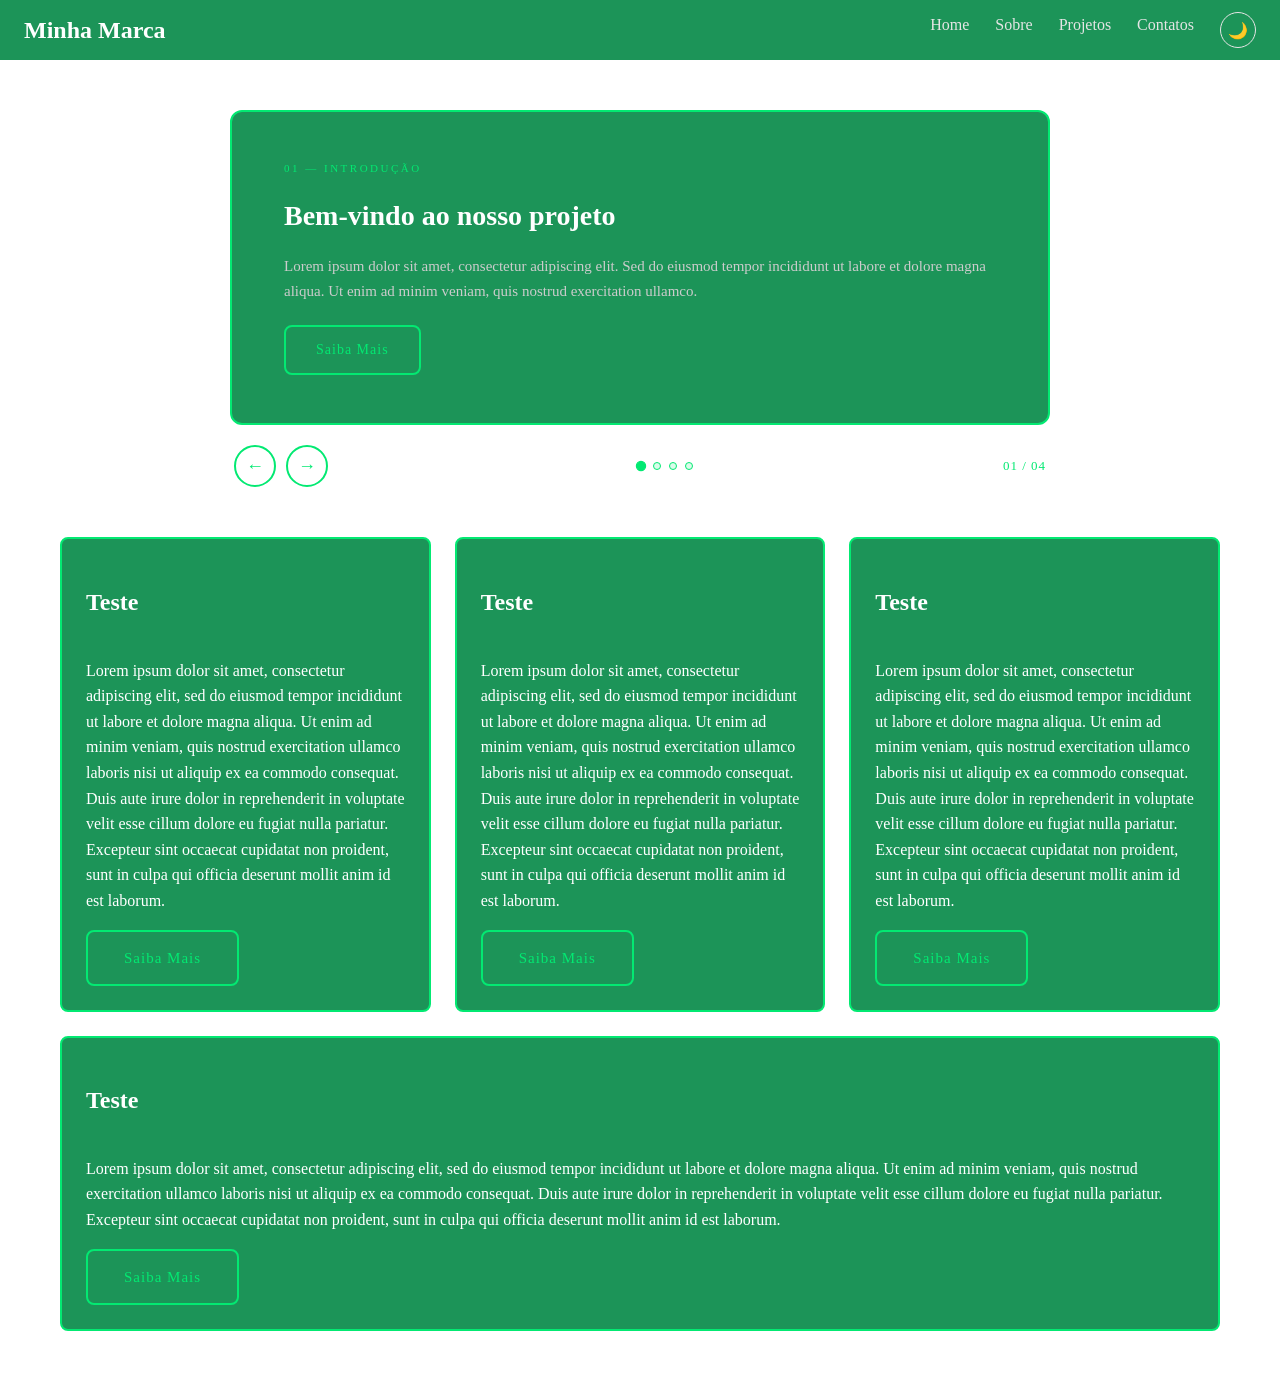
<file: trabalho/index.html>
<!DOCTYPE html>
<html lang="pt-BR">
<head>
  <meta charset="UTF-8">
  <meta name="viewport" content="width=device-width, initial-scale=1.0">
  <title>Meu Site</title>
  <link rel="stylesheet" href="style.css">
</head>
<body>

  <div id="loading">
    <div class="loading-spinner"></div>
    <p class="loading-texto">Carregando...</p>
  </div>

  <nav class="navbar">
    <div class="nav-logo">Minha Marca</div>
    <ul class="nav-links">
      <li><a href="#home">Home</a></li>
      <li><a href="sobre.html">Sobre</a></li>
      <li><a href="receitas.html">Projetos</a></li>
      <li><a href="contato.html" >Contatos</a></li>
      <li><button class="theme-toggle" onclick="toggleTheme()" aria-label="Alternar tema">
  <span class="theme-toggle-icon">🌙</span>
</button></li>
    </ul>
  </nav>

  <div class="carrossel-wrapper">
    <div class="carrossel">
      <div class="carrossel-track" id="track">

        <div class="slide">
          <span class="slide-tag">01 — Introdução</span>
          <h2 class="slide-title">Bem-vindo ao nosso projeto</h2>
          <p class="slide-text">Lorem ipsum dolor sit amet, consectetur adipiscing elit. Sed do eiusmod tempor incididunt ut labore et dolore magna aliqua. Ut enim ad minim veniam, quis nostrud exercitation ullamco.</p>
          <a href="#" class="slide-link"><span>Saiba Mais</span></a>
        </div>

        <div class="slide">
          <span class="slide-tag">02 — Sobre</span>
          <h2 class="slide-title">Conheça nossa história</h2>
          <p class="slide-text">Duis aute irure dolor in reprehenderit in voluptate velit esse cillum dolore eu fugiat nulla pariatur. Excepteur sint occaecat cupidatat non proident, sunt in culpa qui officia deserunt.</p>
          <a href="#" class="slide-link"><span>Saiba Mais</span></a>
        </div>

        <div class="slide">
          <span class="slide-tag">03 — Serviços</span>
          <h2 class="slide-title">O que oferecemos</h2>
          <p class="slide-text">Ut enim ad minima veniam, quis nostrum exercitationem ullam corporis suscipit laboriosam. Nisi ut aliquid ex ea commodi consequatur quis autem vel eum iure reprehenderit.</p>
          <a href="#" class="slide-link"><span>Saiba Mais</span></a>
        </div>

        <div class="slide">
          <span class="slide-tag">04 — Contato</span>
          <h2 class="slide-title">Fale conosco</h2>
          <p class="slide-text">Nam libero tempore cum soluta nobis eligendi optio cumque nihil impedit quo minus id quod maxime placeat facere possimus omnis voluptas assumenda est omnis dolor repellendus.</p>
          <a href="#" class="slide-link"><span>Saiba Mais</span></a>
        </div>

      </div>
    </div>

    <div class="carrossel-controles">
      <div class="carrossel-setas">
        <button class="seta" id="prev" aria-label="Anterior">&#8592;</button>
        <button class="seta" id="next" aria-label="Próximo">&#8594;</button>
      </div>
      <div class="indicadores" id="dots"></div>
      <span class="contador" id="contador">01 / 04</span>
    </div>
  </div>

  <main class="container">

    <article class="caixa">
      <h2>Teste</h2>
      <p>Lorem ipsum dolor sit amet, consectetur adipiscing elit,
        sed do eiusmod tempor incididunt ut labore et dolore magna aliqua.
        Ut enim ad minim veniam, quis nostrud exercitation ullamco laboris nisi ut aliquip ex ea commodo consequat.
        Duis aute irure dolor in reprehenderit in voluptate velit esse cillum dolore eu fugiat nulla pariatur.
        Excepteur sint occaecat cupidatat non proident, sunt in culpa qui officia deserunt mollit anim id est laborum.</p>
      <a href="#" class="caixa-botao"><span>Saiba Mais</span></a>
    </article>

    <article class="caixa">
      <h2>Teste</h2>
      <p>Lorem ipsum dolor sit amet, consectetur adipiscing elit,
        sed do eiusmod tempor incididunt ut labore et dolore magna aliqua.
        Ut enim ad minim veniam, quis nostrud exercitation ullamco laboris nisi ut aliquip ex ea commodo consequat.
        Duis aute irure dolor in reprehenderit in voluptate velit esse cillum dolore eu fugiat nulla pariatur.
        Excepteur sint occaecat cupidatat non proident, sunt in culpa qui officia deserunt mollit anim id est laborum.</p>
      <a href="#" class="caixa-botao"><span>Saiba Mais</span></a>
    </article>

    <article class="caixa">
      <h2>Teste</h2>
      <p>Lorem ipsum dolor sit amet, consectetur adipiscing elit,
        sed do eiusmod tempor incididunt ut labore et dolore magna aliqua.
        Ut enim ad minim veniam, quis nostrud exercitation ullamco laboris nisi ut aliquip ex ea commodo consequat.
        Duis aute irure dolor in reprehenderit in voluptate velit esse cillum dolore eu fugiat nulla pariatur.
        Excepteur sint occaecat cupidatat non proident, sunt in culpa qui officia deserunt mollit anim id est laborum.</p>
      <a href="#" class="caixa-botao"><span>Saiba Mais</span></a>
    </article>

    <article class="caixa">
      <h2>Teste</h2>
      <p>Lorem ipsum dolor sit amet, consectetur adipiscing elit,
        sed do eiusmod tempor incididunt ut labore et dolore magna aliqua.
        Ut enim ad minim veniam, quis nostrud exercitation ullamco laboris nisi ut aliquip ex ea commodo consequat.
        Duis aute irure dolor in reprehenderit in voluptate velit esse cillum dolore eu fugiat nulla pariatur.
        Excepteur sint occaecat cupidatat non proident, sunt in culpa qui officia deserunt mollit anim id est laborum.</p>
      <a href="#" class="caixa-botao"><span>Saiba Mais</span></a>
    </article>

  </main>

  <script src="script.js"></script>

</body>
</html>
</file>
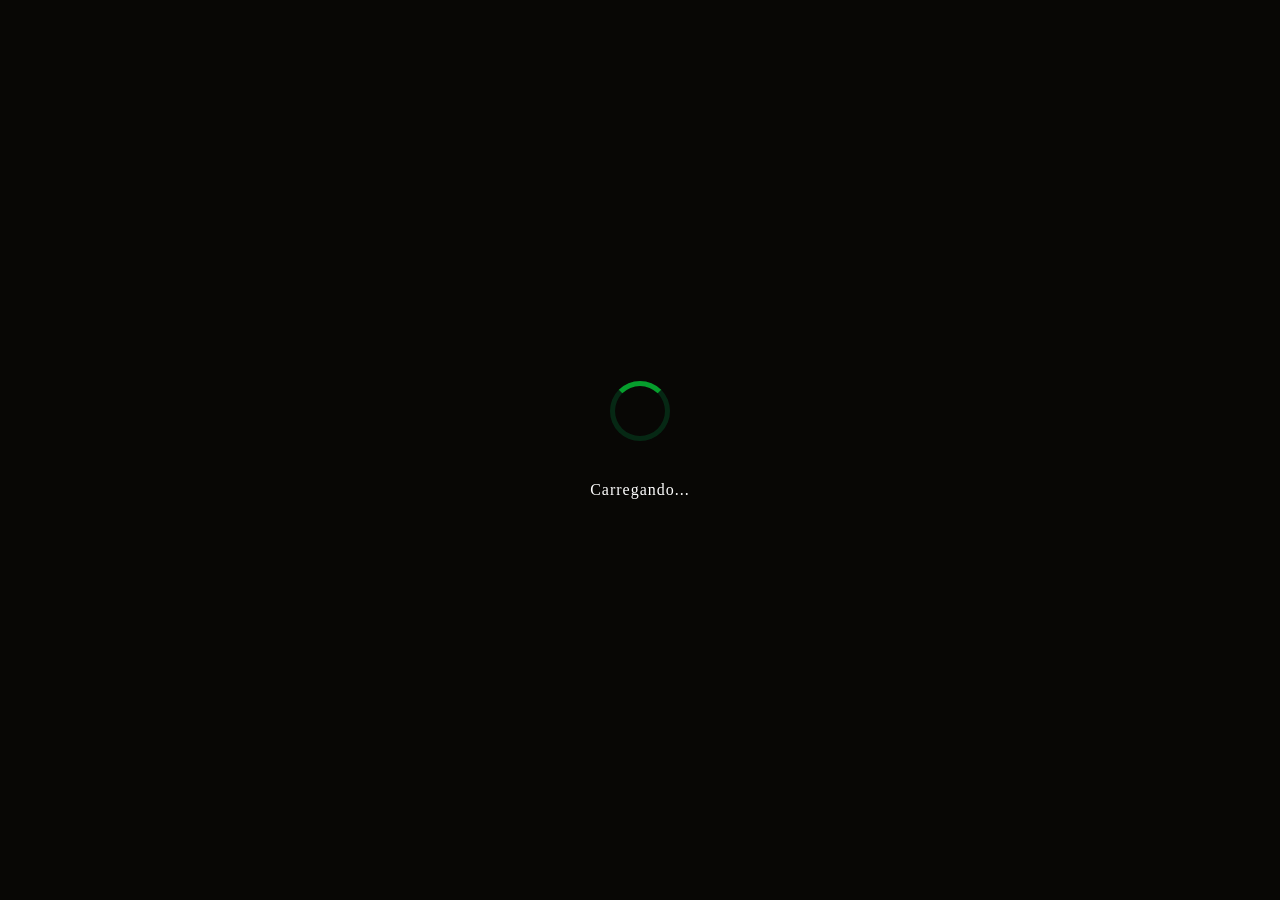
<file: trabalho/contato.html>
<!DOCTYPE html>
<html lang="pt-BR">
<head>
  <meta charset="UTF-8">
  <meta name="viewport" content="width=device-width, initial-scale=1.0">
  <title>Contato</title>
  <link rel="stylesheet" href="style.css">
  
</head>
<body>

  <div id="loading">
    <div class="loading-spinner"></div>
    <p class="loading-texto">Carregando...</p>
  </div>

  <nav class="navbar">
    <div class="nav-logo">Minha Marca</div>
    <ul class="nav-links">
      <li><a href="index.html">Home</a></li>
      <li><a href="sobre.html">Sobre</a></li>
      <li><a href="receitas.html">Projetos</a></li>
      <li><a href="contato.html">Contatos</a></li>
      <li>
        <button class="theme-toggle" onclick="toggleTheme()" aria-label="Alternar tema">
          <span class="theme-toggle-icon">🌙</span>
        </button>
      </li>
    </ul>
  </nav>

  <section class="contato-hero">
    <h1>Contato</h1>
    <p>Tem um projeto em mente ou quer bater um papo? Me manda uma mensagem!</p>
  </section>

  <div class="contato-wrapper">

    <!-- Info lateral -->
    <div class="contato-info">
      <div class="info-item">
        <div class="info-icone">📧</div>
        <div class="info-texto">
          <span>E-mail</span>
          <p>seuemail@email.com</p>
        </div>
      </div>
      <div class="info-item">
        <div class="info-icone">📍</div>
        <div class="info-texto">
          <span>Localização</span>
          <p>Rio Grande do Sul, Brasil</p>
        </div>
      </div>
      <div class="info-item">
        <div class="info-icone">💼</div>
        <div class="info-texto">
          <span>LinkedIn</span>
          <p>linkedin.com/in/seuperfil</p>
        </div>
      </div>
      <div class="info-item">
        <div class="info-icone">🐙</div>
        <div class="info-texto">
          <span>GitHub</span>
          <p>github.com/seuusuario</p>
        </div>
      </div>
    </div>

    <!-- Formulário -->
    <div class="contato-form">
      <div class="form-linha">
        <div class="form-grupo">
          <label for="nome">Nome</label>
          <input type="text" id="nome" placeholder="Seu nome">
        </div>
        <div class="form-grupo">
          <label for="email">E-mail</label>
          <input type="email" id="email" placeholder="seu@email.com">
        </div>
      </div>
      <div class="form-grupo">
        <label for="assunto">Assunto</label>
        <input type="text" id="assunto" placeholder="Sobre o que é?">
      </div>
      <div class="form-grupo">
        <label for="mensagem">Mensagem</label>
        <textarea id="mensagem" rows="6" placeholder="Escreva sua mensagem aqui..."></textarea>
      </div>
      <button class="btn-enviar" onclick="enviarMensagem()">
        <span>Enviar mensagem</span>
      </button>
      <div class="form-feedback" id="feedback">
        ✓ Mensagem enviada com sucesso! Entrarei em contato em breve.
      </div>
    </div>

  </div>

  <script src="script.js"></script>
  <script>
    function enviarMensagem() {
      const nome = document.getElementById('nome').value.trim();
      const email = document.getElementById('email').value.trim();
      const mensagem = document.getElementById('mensagem').value.trim();

      if (!nome || !email || !mensagem) {
        alert('Por favor, preencha nome, e-mail e mensagem.');
        return;
      }

      const feedback = document.getElementById('feedback');
      feedback.style.display = 'block';

      // Limpa os campos após envio
      document.getElementById('nome').value = '';
      document.getElementById('email').value = '';
      document.getElementById('assunto').value = '';
      document.getElementById('mensagem').value = '';

      setTimeout(() => { feedback.style.display = 'none'; }, 5000);
    }
  </script>
</body>
</html>
</file>
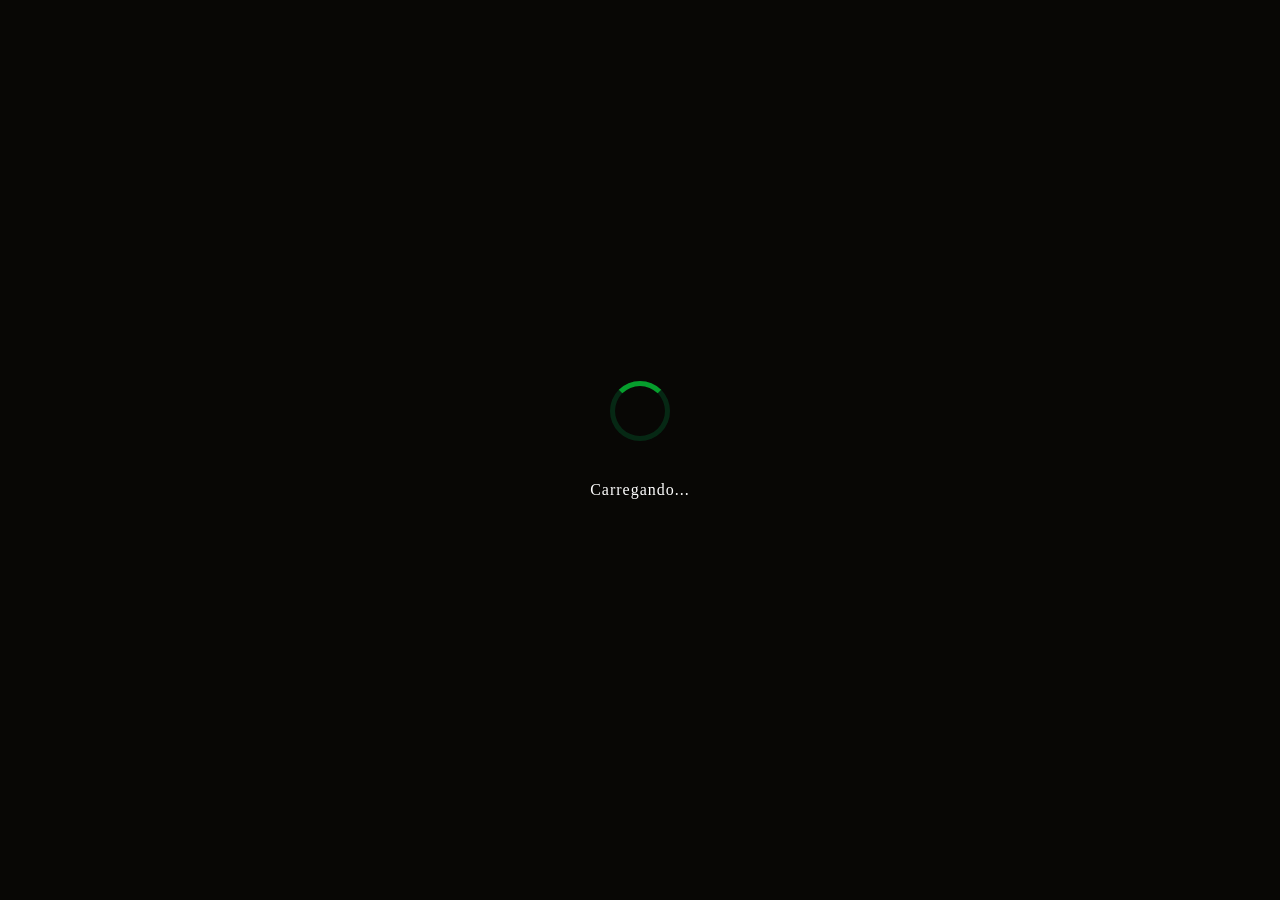
<file: trabalho/receitas.html>
<!DOCTYPE html>
<html lang="pt-BR">
<head>
  <meta charset="UTF-8">
  <meta name="viewport" content="width=device-width, initial-scale=1.0">
  <title>Receitas</title>
  <link rel="stylesheet" href="style.css">
  <style>
    /* ── Receitas page extras ── */
    .receitas-hero {
      text-align: center;
      padding: 60px 20px 30px;
      color: var(--color-text-primary);
    }

    .receitas-hero h1 {
      font-size: 2.2rem;
      margin: 0 0 10px;
      color: var(--color-accent);
    }

    .receitas-hero p {
      color: var(--color-text-secondary);
      font-size: 1rem;
      margin: 0;
    }

    /* filter tabs */
    .receitas-filtros {
      display: flex;
      justify-content: center;
      gap: 12px;
      flex-wrap: wrap;
      padding: 20px 20px 10px;
    }

    .filtro-btn {
      padding: 8px 22px;
      border: 2px solid var(--color-accent);
      border-radius: 30px;
      background: transparent;
      color: var(--color-accent);
      font-family: Georgia, serif;
      font-size: 14px;
      cursor: pointer;
      transition: background 0.25s, color 0.25s;
    }

    .filtro-btn.ativo,
    .filtro-btn:hover {
      background: var(--color-accent);
      color: #000;
    }

    /* grid */
    .receitas-grid {
      display: flex;
      flex-direction: row;
      flex-wrap: wrap;
      justify-content: center;
      gap: 32px;
      max-width: 1200px;
      margin: 40px auto 60px;
      padding: 0 20px;
    }

    /* card */
    .receita-card {
      flex: 1 1 320px;
      max-width: 380px;
      display: flex;
      flex-direction: column;
      background-color: var(--color-surface-card);
      border: 2px solid var(--color-border);
      border-radius: 12px;
      overflow: hidden;
      transition: transform 0.3s ease, box-shadow 0.3s ease;
    }

    .receita-card:hover {
      transform: translateY(-6px);
      box-shadow: var(--shadow-card-hover);
    }

    .card-badge {
      display: inline-block;
      margin: 20px 20px 0;
      padding: 4px 12px;
      border: 1.5px solid var(--color-accent);
      border-radius: 20px;
      font-size: 11px;
      letter-spacing: 2px;
      text-transform: uppercase;
      color: var(--color-accent);
      align-self: flex-start;
    }

    .card-body {
      padding: 16px 20px 20px;
      display: flex;
      flex-direction: column;
      gap: 14px;
      flex: 1;
    }

    .card-body h2 {
      font-size: 1.35rem;
      margin: 0;
      color: var(--color-text-primary);
    }

    .card-body p.descricao {
      font-size: 14px;
      color: var(--color-text-secondary);
      margin: 0;
      line-height: 1.6;
    }

    /* ingredientes / preparo accordion */
    .accordion {
      display: flex;
      flex-direction: column;
      gap: 8px;
    }

    .accordion-item summary {
      list-style: none;
      cursor: pointer;
      font-size: 13px;
      letter-spacing: 1px;
      text-transform: uppercase;
      color: var(--color-accent);
      padding: 8px 0;
      border-bottom: 1px solid var(--color-border);
      display: flex;
      justify-content: space-between;
      align-items: center;
      user-select: none;
    }

    .accordion-item summary::after {
      content: '+';
      font-size: 18px;
      transition: transform 0.2s;
    }

    .accordion-item[open] summary::after {
      transform: rotate(45deg);
    }

    .accordion-item ul,
    .accordion-item ol {
      margin: 8px 0 0 0;
      padding-left: 18px;
    }

    .accordion-item li {
      font-size: 14px;
      color: var(--color-text-secondary);
      line-height: 1.7;
    }

    /* nav entre receitas */
    .card-nav {
      display: flex;
      justify-content: space-between;
      padding: 0 20px 20px;
      gap: 10px;
    }

    .card-nav a {
      flex: 1;
      text-align: center;
      padding: 10px 0;
      font-size: 13px;
      font-family: Georgia, serif;
      color: var(--color-accent);
      border: 2px solid var(--color-border);
      border-radius: 8px;
      text-decoration: none;
      letter-spacing: 0.5px;
      transition: background 0.25s, color 0.25s;
    }

    .card-nav a:hover {
      background: var(--color-accent);
      color: #000;
    }

    /* anchor offset so navbar doesn't hide the card */
    .receita-ancora {
      scroll-margin-top: 80px;
    }
  </style>
</head>
<body>

  <div id="loading">
    <div class="loading-spinner"></div>
    <p class="loading-texto">Carregando...</p>
  </div>

  <nav class="navbar">
    <div class="nav-logo">Minha Marca</div>
    <ul class="nav-links">
      <li><a href="index.html">Home</a></li>
      <li><a href="sobre.html">Sobre</a></li>
      <li><a href="receitas.html">Projetos</a></li>
      <li><a href="contato.html">Contatos</a></li>
      <li>
        <button class="theme-toggle" onclick="toggleTheme()" aria-label="Alternar tema">
          <span class="theme-toggle-icon">🌙</span>
        </button>
      </li>
    </ul>
  </nav>

  <!-- Hero -->
  <section class="receitas-hero">
    <h1>Receitas</h1>
    <p>Sobremesas simples e deliciosas para fazer em casa</p>
  </section>
  <!-- Grid de receitas -->
  <div class="receitas-grid" id="receitas-grid">

    <!-- Receita 1 — Brownie -->
    <article class="receita-card receita-ancora" id="brownie" data-categoria="chocolate">
      <span class="card-badge">01 — Chocolate</span>
      <div class="card-body">
        <h2>Brownie</h2>
        <p class="descricao">Uma receita simples de brownie fudgy, com casquinha crocante e interior bem molhadinho.</p>
        <div class="accordion">
          <details class="accordion-item">
            <summary>Ingredientes</summary>
            <ul>
              <li>4 ovos</li>
              <li>2 xícaras de açúcar</li>
              <li>1 xícara de cacau em pó</li>
              <li>2 xícaras de farinha de trigo</li>
              <li>100 ml de óleo</li>
            </ul>
          </details>
          <details class="accordion-item">
            <summary>Modo de preparo</summary>
            <ol>
              <li>Misture os ovos com o açúcar até formar uma massa homogênea.</li>
              <li>Adicione o cacau e o óleo, misturando bem até pegar consistência.</li>
              <li>Incorpore a farinha com uma espátula, sem bater, até integrar por completo.</li>
              <li>Unte a forma com óleo e despeje a massa.</li>
              <li>Asse em forno pré-aquecido a 200 °C por 20 minutos.</li>
            </ol>
          </details>
        </div>
      </div>
    </article>

    <!-- Receita 2 — Cookie -->
    <article class="receita-card receita-ancora" id="cookie" data-categoria="chocolate">
      <span class="card-badge">02 — Chocolate</span>
      <div class="card-body">
        <h2>Cookie Caseiro</h2>
        <p class="descricao">Cookie crocante por fora, macio por dentro, com bastante gota de chocolate.</p>
        <div class="accordion">
          <details class="accordion-item">
            <summary>Ingredientes</summary>
            <ul>
              <li>3 ovos</li>
              <li>360 g de açúcar</li>
              <li>250 g de margarina derretida</li>
              <li>2 xícaras de farinha de trigo</li>
              <li>150 g de gotas de chocolate</li>
            </ul>
          </details>
          <details class="accordion-item">
            <summary>Modo de preparo</summary>
            <ol>
              <li>Misture os ovos com o açúcar até obter uma massa homogênea.</li>
              <li>Adicione a margarina derretida e misture bem.</li>
              <li>Incorpore a farinha com uma espátula, sem bater.</li>
              <li>Acrescente as gotas de chocolate e misture delicadamente.</li>
              <li>Modele bolinhas, coloque na forma e asse em forno a 200 °C até dourar.</li>
            </ol>
          </details>
        </div>
      </div>
    </article>

    <!-- Receita 3 — Mousse de Maracujá -->
    <article class="receita-card receita-ancora" id="mousse" data-categoria="fruta">
      <span class="card-badge">03 — Frutas</span>
      <div class="card-body">
        <h2>Mousse de Maracujá</h2>
        <p class="descricao">Uma sobremesa deliciosa, fácil e refrescante. Pronta em minutos, só precisa gelar.</p>
        <div class="accordion">
          <details class="accordion-item">
            <summary>Ingredientes</summary>
            <ul>
              <li>1 lata de leite condensado</li>
              <li>1 lata de creme de leite</li>
              <li>1 lata de suco de maracujá concentrado</li>
              <li>½ xícara de água</li>
            </ul>
          </details>
          <details class="accordion-item">
            <summary>Modo de preparo</summary>
            <ol>
              <li>No liquidificador, bata o leite condensado, o creme de leite e o suco de maracujá até ficar homogêneo.</li>
              <li>Se estiver muito denso, adicione mais água e bata por mais alguns segundos.</li>
              <li>Despeje em taças individuais e leve à geladeira por cerca de 4 horas.</li>
              <li>Sirva bem gelado. Bom apetite!</li>
            </ol>
          </details>
        </div>
      </div>
    </article>

  </div>

  <script src="script.js"></script>
  <script>
    function filtrar(categoria, btn) {
      // atualiza botões
      document.querySelectorAll('.filtro-btn').forEach(b => b.classList.remove('ativo'));
      btn.classList.add('ativo');

      // mostra/oculta cards
      document.querySelectorAll('.receita-card').forEach(card => {
        const match = categoria === 'todos' || card.dataset.categoria === categoria;
        card.style.display = match ? 'flex' : 'none';
      });
    }
  </script>
</body>
</html>
</file>
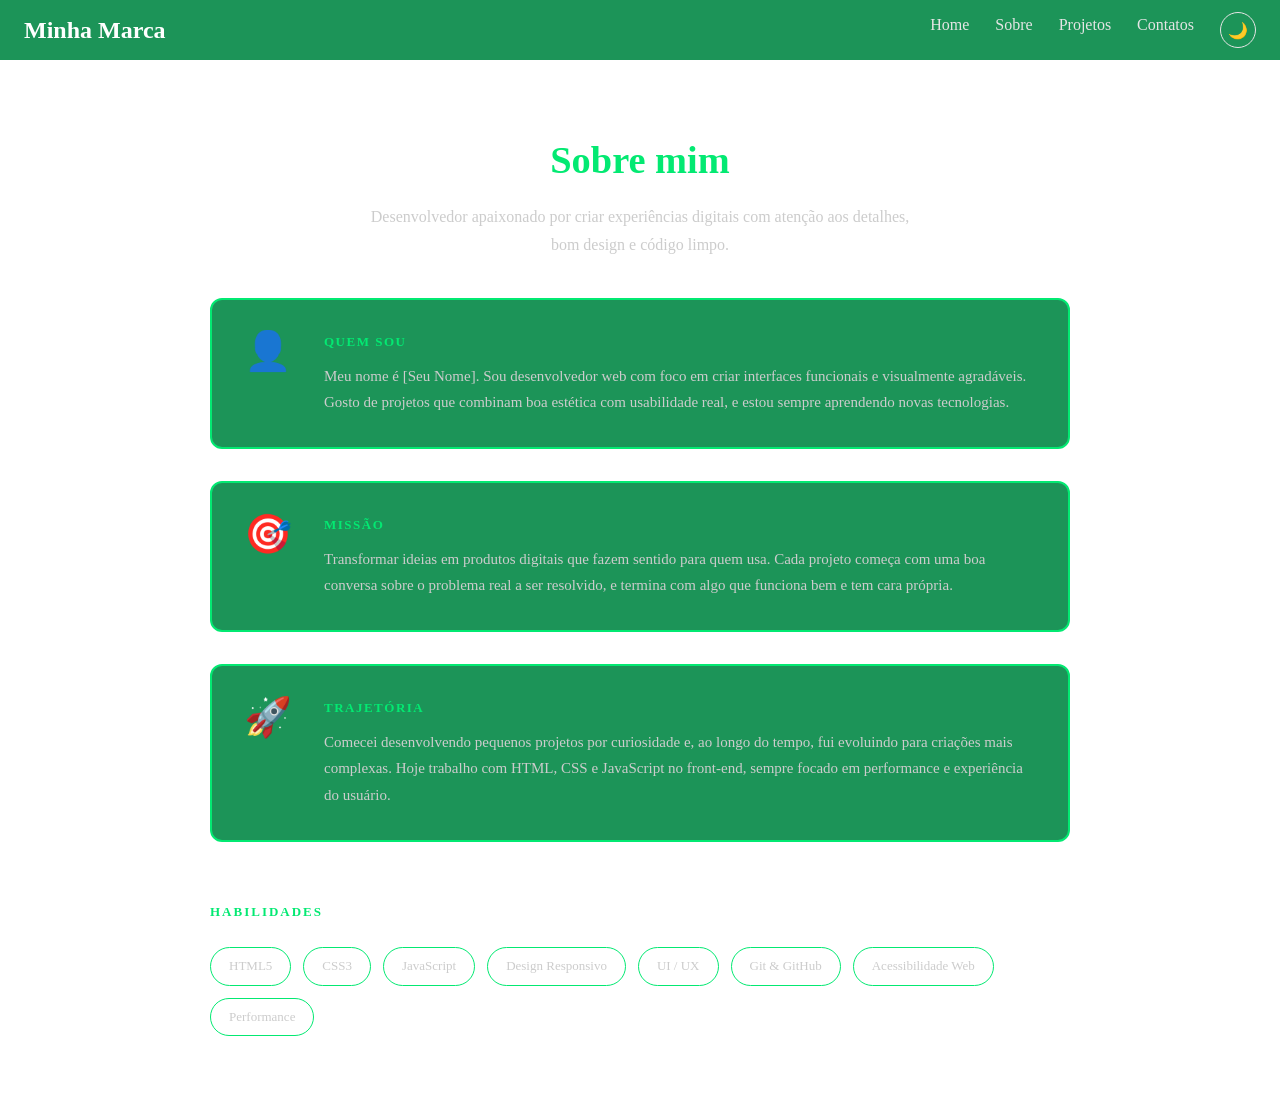
<file: trabalho/sobre.html>
<!DOCTYPE html>
<html lang="pt-BR">
<head>
  <meta charset="UTF-8">
  <meta name="viewport" content="width=device-width, initial-scale=1.0">
  <title>Sobre</title>
  <link rel="stylesheet" href="style.css">
</head>
<body>

  <div id="loading">
    <div class="loading-spinner"></div>
    <p class="loading-texto">Carregando...</p>
  </div>

  <nav class="navbar">
    <div class="nav-logo">Minha Marca</div>
    <ul class="nav-links">
      <li><a href="index.html">Home</a></li>
      <li><a href="sobre.html">Sobre</a></li>
      <li><a href="receitas.html">Projetos</a></li>
      <li><a href="contato.html">Contatos</a></li>
      <li>
        <button class="theme-toggle" onclick="toggleTheme()" aria-label="Alternar tema">
          <span class="theme-toggle-icon">🌙</span>
        </button>
      </li>
    </ul>
  </nav>

  <section class="sobre-hero">
    <h1>Sobre mim</h1>
    <p>Desenvolvedor apaixonado por criar experiências digitais com atenção aos detalhes, bom design e código limpo.</p>
  </section>

  <div class="sobre-section">

    <div class="sobre-bloco">
      <div class="sobre-bloco-icone">👤</div>
      <div class="sobre-bloco-texto">
        <h2>Quem sou</h2>
        <p>Meu nome é [Seu Nome]. Sou desenvolvedor web com foco em criar interfaces funcionais e visualmente agradáveis. Gosto de projetos que combinam boa estética com usabilidade real, e estou sempre aprendendo novas tecnologias.</p>
      </div>
    </div>

    <div class="sobre-bloco">
      <div class="sobre-bloco-icone">🎯</div>
      <div class="sobre-bloco-texto">
        <h2>Missão</h2>
        <p>Transformar ideias em produtos digitais que fazem sentido para quem usa. Cada projeto começa com uma boa conversa sobre o problema real a ser resolvido, e termina com algo que funciona bem e tem cara própria.</p>
      </div>
    </div>

    <div class="sobre-bloco">
      <div class="sobre-bloco-icone">🚀</div>
      <div class="sobre-bloco-texto">
        <h2>Trajetória</h2>
        <p>Comecei desenvolvendo pequenos projetos por curiosidade e, ao longo do tempo, fui evoluindo para criações mais complexas. Hoje trabalho com HTML, CSS e JavaScript no front-end, sempre focado em performance e experiência do usuário.</p>
      </div>
    </div>

  </div>

  <div class="sobre-habilidades">
    <h2>Habilidades</h2>
    <div class="habilidades-grid">
      <span class="habilidade-tag">HTML5</span>
      <span class="habilidade-tag">CSS3</span>
      <span class="habilidade-tag">JavaScript</span>
      <span class="habilidade-tag">Design Responsivo</span>
      <span class="habilidade-tag">UI / UX</span>
      <span class="habilidade-tag">Git & GitHub</span>
      <span class="habilidade-tag">Acessibilidade Web</span>
      <span class="habilidade-tag">Performance</span>
    </div>
  </div>

  <script src="script.js"></script>
</body>
</html>
</file>
<file: trabalho/style.css>
*, *::before, *::after {
  box-sizing: border-box;
}

body {
  font-family: Georgia, 'Times New Roman', Times, serif;
  background-color: rgb(255, 255, 255);
  color: rgb(255, 255, 255);
  line-height: 1.6;
  margin: 0;
  padding: 0;
}

::selection {
  background-color: rgb(204, 204, 204);
  color: black;
}

::-moz-selection {
  background-color: rgb(204, 204, 204);
  color: black;
}

.navbar {
  display: flex;
  justify-content: space-between;
  align-items: center;
  padding: 0 24px;
  background-color: #1c9458;
  height: 60px;
}

.nav-links {
  display: flex;
  gap: 26px;
  list-style: none;
  padding: 0;
  margin: 0;
}

.nav-logo {
  font-weight: bold;
  font-size: 24px;
  color: white;
}

.nav-links a {
  text-decoration: none;
  color: #E5E5E5;
  transition: color 0.3s ease;
}

.nav-links a:hover {
  color: rgb(0, 202, 84);
}

.container {
  display: flex;
  flex-direction: row;
  flex-wrap: wrap;
  justify-content: center;
  align-items: stretch;
  gap: 24px;
  max-width: 1200px;
  margin: 50px auto;
  padding: 0 20px;
}

.caixa {
  flex: 1 1 300px;
  display: flex;
  flex-direction: column;
  justify-content: space-between;
  padding: 24px;
  border: 2px solid #03e972;
  background-color: #1c9458;
  border-radius: 8px;
  transition: all 0.3s ease-in-out;
}

.caixa:hover {
  transform: scale(1.05);
  box-shadow: 0 10px 30px rgb(0, 0, 0);
}

.caixa-botao {
  align-self: flex-start; /* impede de esticar na largura */
  position: relative;
  display: inline-block;
  padding: 14px 36px;
  font-family: Georgia, serif;
  font-size: 15px;
  color: #03e972;
  background: transparent;
  border: 2px solid #03e972;
  border-radius: 8px;
  text-decoration: none;
  letter-spacing: 1px;
  overflow: hidden;
  transition: color 0.35s ease;
}

.caixa-botao::before {
  content: '';
  position: absolute;
  inset: 0;
  background: #03e972;
  transform: scaleX(0);
  transform-origin: left;
  transition: transform 0.35s ease;
  z-index: 0;
}

.caixa-botao span {
  position: relative;
  z-index: 1;
}

.caixa-botao:hover {
  color: #000;
}

.caixa-botao:hover::before {
  transform: scaleX(1);
}

.carrossel-wrapper {
  width: 100%;
  max-width: 860px;
  margin: 50px auto;
  padding: 0 20px;
}

.carrossel {
  position: relative;
  overflow: hidden;
  border: 2px solid #03e972;
  border-radius: 12px;
  background: #1c9458;
}

.carrossel-track {
  display: flex;
  transition: transform 0.5s cubic-bezier(0.77, 0, 0.18, 1);
}

.slide {
  min-width: 100%;
  padding: 48px 52px;
  display: flex;
  flex-direction: column;
  gap: 20px;
}

.slide-tag {
  font-size: 11px;
  letter-spacing: 2.5px;
  text-transform: uppercase;
  color: #03e972;
}

.slide-title {
  font-size: 28px;
  font-weight: bold;
  line-height: 1.3;
  margin: 0;
  color: #fff;
}

.slide-text {
  font-size: 15px;
  line-height: 1.7;
  color: #ccc;
  margin: 0;
}

.slide-link {
  align-self: flex-start;
  position: relative;
  display: inline-block;
  padding: 12px 30px;
  font-family: Georgia, serif;
  font-size: 14px;
  color: #03e972;
  background: transparent;
  border: 2px solid #03e972;
  border-radius: 8px;
  text-decoration: none;
  letter-spacing: 1px;
  overflow: hidden;
  transition: color 0.35s ease;
}

.slide-link::before {
  content: '';
  position: absolute;
  inset: 0;
  background: #03e972;
  transform: scaleX(0);
  transform-origin: left;
  transition: transform 0.35s ease;
  z-index: 0;
}

.slide-link span { position: relative; z-index: 1; }
.slide-link:hover { color: #000; }
.slide-link:hover::before { transform: scaleX(1); }

.carrossel-controles {
  display: flex;
  align-items: center;
  justify-content: space-between;
  margin-top: 20px;
  padding: 0 4px;
}

.carrossel-setas { display: flex; gap: 10px; }

.seta {
  width: 42px;
  height: 42px;
  border: 2px solid #03e972;
  border-radius: 50%;
  background: transparent;
  color: #03e972;
  font-size: 18px;
  cursor: pointer;
  display: flex;
  align-items: center;
  justify-content: center;
  transition: background 0.25s, color 0.25s;
}

.seta:hover { background: #03e972; color: #000; }

.indicadores { display: flex; gap: 8px; }

.dot {
  width: 8px;
  height: 8px;
  border-radius: 50%;
  background: rgba(3, 233, 114, 0.3);
  border: 1.5px solid #03e972;
  cursor: pointer;
  transition: background 0.3s, transform 0.3s;
}

.dot.ativo { background: #03e972; transform: scale(1.3); }

.contador { font-size: 13px; color: #03e972; letter-spacing: 1px; }

#loading {
  position: fixed;
  top: 0;
  left: 0;
  width: 100%;
  height: 100%;
  background-color: #080705;
  display: flex;
  flex-direction: column;
  justify-content: center;
  align-items: center;
  gap: 20px;
  z-index: 9999;
  transition: opacity 0.5s ease;
}

.loading-spinner {
  width: 60px;
  height: 60px;
  border: 5px solid rgba(4, 119, 59, 0.3);
  border-top-color: #069E2D;
  border-radius: 50%;
  animation: girar 0.8s linear infinite;
}

@keyframes girar {
  to { transform: rotate(360deg); }
}

.loading-texto {
  color: #FFFFFF;
  font-size: 1rem;
  letter-spacing: 1px;
}

#loading.esconder {
  opacity: 0;
  pointer-events: none;
}


:root {
  --color-bg:           #ffffff;
  --color-surface:      #1c9458;
  --color-surface-card: #1c9458;
  --color-border:       #03e972;

  --color-text-primary:   #ffffff;
  --color-text-secondary: #cccccc;
  --color-text-muted:     #e5e5e5;

  --color-accent:        #03e972;
  --color-accent-hover:  #00ca54;

  --color-navbar-bg:   #1c9458;
  --color-navbar-text: #ffffff;
  --color-navbar-link: #e5e5e5;

  --color-loading-bg:      #080705;
  --color-loading-spinner: #069e2d;
  --color-loading-ring:    rgba(4, 119, 59, 0.3);

  --shadow-card-hover: 0 10px 30px rgba(0, 0, 0, 0.4);

  --color-btn-fill:       #03e972;
  --color-btn-text-hover: #000000;

  --color-selection-bg:   rgb(204, 204, 204);
  --color-selection-text: #000000;
}

[data-theme="dark"],
.dark {
  --color-bg:           #121212;
  --color-surface:      #1a2a1e;
  --color-surface-card: #1a2a1e;
  --color-border:       #2e7d32;

  --color-text-primary:   #e8f5e9;
  --color-text-secondary: #9e9e9e;
  --color-text-muted:     #a5d6a7;

  --color-accent:        #4caf50;
  --color-accent-hover:  #66bb6a;

  --color-navbar-bg:   #0d0d0d;
  --color-navbar-text: #c8e6c9;
  --color-navbar-link: #9e9e9e;

  --color-loading-bg:      #0a0a0a;
  --color-loading-spinner: #4caf50;
  --color-loading-ring:    rgba(76, 175, 80, 0.2);

  --shadow-card-hover: 0 10px 30px rgba(0, 0, 0, 0.7);

  --color-btn-fill:       #1b5e20;
  --color-btn-text-hover: #a5d6a7;

  --color-selection-bg:   #2e7d32;
  --color-selection-text: #e8f5e9;
}


@media (prefers-color-scheme: dark) {
  :root:not([data-theme="light"]) {
    --color-bg:           #121212;
    --color-surface:      #1a2a1e;
    --color-surface-card: #1a2a1e;
    --color-border:       #2e7d32;

    --color-text-primary:   #e8f5e9;
    --color-text-secondary: #9e9e9e;
    --color-text-muted:     #a5d6a7;

    --color-accent:        #4caf50;
    --color-accent-hover:  #66bb6a;

    --color-navbar-bg:   #0d0d0d;
    --color-navbar-text: #c8e6c9;
    --color-navbar-link: #9e9e9e;

    --color-loading-bg:      #0a0a0a;
    --color-loading-spinner: #4caf50;
    --color-loading-ring:    rgba(76, 175, 80, 0.2);

    --shadow-card-hover: 0 10px 30px rgba(0, 0, 0, 0.7);

    --color-btn-fill:       #1b5e20;
    --color-btn-text-hover: #a5d6a7;

    --color-selection-bg:   #2e7d32;
    --color-selection-text: #e8f5e9;
  }
}


*, *::before, *::after {
  box-sizing: border-box;
}

body {
  font-family: Georgia, 'Times New Roman', Times, serif;
  background-color: var(--color-bg);
  color: var(--color-text-primary);
  line-height: 1.6;
  margin: 0;
  padding: 0;
  transition: background-color 0.3s ease, color 0.3s ease;
}

::selection {
  background-color: var(--color-selection-bg);
  color: var(--color-selection-text);
}
::-moz-selection {
  background-color: var(--color-selection-bg);
  color: var(--color-selection-text);
}


.navbar {
  display: flex;
  justify-content: space-between;
  align-items: center;
  padding: 0 24px;
  background-color: var(--color-navbar-bg);
  height: 60px;
  transition: background-color 0.3s ease;
}

.nav-logo {
  font-weight: bold;
  font-size: 24px;
  color: var(--color-navbar-text);
}

.nav-links {
  display: flex;
  gap: 26px;
  list-style: none;
  padding: 0;
  margin: 0;
}

.nav-links a {
  text-decoration: none;
  color: var(--color-navbar-link);
  transition: color 0.3s ease;
}

.nav-links a:hover {
  color: var(--color-accent-hover);
}

.theme-toggle {
  background: transparent;
  border: 1.5px solid var(--color-navbar-link);
  border-radius: 50%;
  width: 36px;
  height: 36px;
  cursor: pointer;
  display: flex;
  align-items: center;
  justify-content: center;
  font-size: 16px;
  color: var(--color-navbar-link);
  transition: border-color 0.3s, background 0.3s;
}

.theme-toggle:hover {
  border-color: var(--color-accent);
  background: rgba(3, 233, 114, 0.08);
}


.container {
  display: flex;
  flex-direction: row;
  flex-wrap: wrap;
  justify-content: center;
  align-items: stretch;
  gap: 24px;
  max-width: 1200px;
  margin: 50px auto;
  padding: 0 20px;
}

.caixa {
  flex: 1 1 300px;
  display: flex;
  flex-direction: column;
  justify-content: space-between;
  padding: 24px;
  border: 2px solid var(--color-border);
  background-color: var(--color-surface-card);
  border-radius: 8px;
  transition: all 0.3s ease-in-out;
}

.caixa:hover {
  transform: scale(1.05);
  box-shadow: var(--shadow-card-hover);
}

.caixa-botao {
  align-self: flex-start;
  position: relative;
  display: inline-block;
  padding: 14px 36px;
  font-family: Georgia, serif;
  font-size: 15px;
  color: var(--color-accent);
  background: transparent;
  border: 2px solid var(--color-accent);
  border-radius: 8px;
  text-decoration: none;
  letter-spacing: 1px;
  overflow: hidden;
  transition: color 0.35s ease;
}

.caixa-botao::before {
  content: '';
  position: absolute;
  inset: 0;
  background: var(--color-btn-fill);
  transform: scaleX(0);
  transform-origin: left;
  transition: transform 0.35s ease;
  z-index: 0;
}

.caixa-botao span {
  position: relative;
  z-index: 1;
}

.caixa-botao:hover {
  color: var(--color-btn-text-hover);
}

.caixa-botao:hover::before {
  transform: scaleX(1);
}

.carrossel-wrapper {
  width: 100%;
  max-width: 860px;
  margin: 50px auto;
  padding: 0 20px;
}

.carrossel {
  position: relative;
  overflow: hidden;
  border: 2px solid var(--color-border);
  border-radius: 12px;
  background: var(--color-surface);
  transition: background-color 0.3s ease, border-color 0.3s ease;
}

.carrossel-track {
  display: flex;
  transition: transform 0.5s cubic-bezier(0.77, 0, 0.18, 1);
}

.slide {
  min-width: 100%;
  padding: 48px 52px;
  display: flex;
  flex-direction: column;
  gap: 20px;
}

.slide-tag {
  font-size: 11px;
  letter-spacing: 2.5px;
  text-transform: uppercase;
  color: var(--color-accent);
}

.slide-title {
  font-size: 28px;
  font-weight: bold;
  line-height: 1.3;
  margin: 0;
  color: var(--color-text-primary);
}

.slide-text {
  font-size: 15px;
  line-height: 1.7;
  color: var(--color-text-secondary);
  margin: 0;
}

.slide-link {
  align-self: flex-start;
  position: relative;
  display: inline-block;
  padding: 12px 30px;
  font-family: Georgia, serif;
  font-size: 14px;
  color: var(--color-accent);
  background: transparent;
  border: 2px solid var(--color-accent);
  border-radius: 8px;
  text-decoration: none;
  letter-spacing: 1px;
  overflow: hidden;
  transition: color 0.35s ease;
}

.slide-link::before {
  content: '';
  position: absolute;
  inset: 0;
  background: var(--color-btn-fill);
  transform: scaleX(0);
  transform-origin: left;
  transition: transform 0.35s ease;
  z-index: 0;
}

.slide-link span { position: relative; z-index: 1; }

.slide-link:hover { color: var(--color-btn-text-hover); }
.slide-link:hover::before { transform: scaleX(1); }

.carrossel-controles {
  display: flex;
  align-items: center;
  justify-content: space-between;
  margin-top: 20px;
  padding: 0 4px;
}

.carrossel-setas { display: flex; gap: 10px; }

.seta {
  width: 42px;
  height: 42px;
  border: 2px solid var(--color-accent);
  border-radius: 50%;
  background: transparent;
  color: var(--color-accent);
  font-size: 18px;
  cursor: pointer;
  display: flex;
  align-items: center;
  justify-content: center;
  transition: background 0.25s, color 0.25s;
}

.seta:hover {
  background: var(--color-accent);
  color: #000;
}

.indicadores { display: flex; gap: 8px; }

.dot {
  width: 8px;
  height: 8px;
  border-radius: 50%;
  background: rgba(3, 233, 114, 0.15);
  border: 1.5px solid var(--color-accent);
  cursor: pointer;
  transition: background 0.3s, transform 0.3s;
}

[data-theme="dark"] .dot,
.dark .dot {
  background: rgba(76, 175, 80, 0.1);
}

.dot.ativo {
  background: var(--color-accent);
  transform: scale(1.3);
}

.contador {
  font-size: 13px;
  color: var(--color-accent);
  letter-spacing: 1px;
}

    .sobre-hero {
      text-align: center;
      padding: 70px 20px 40px;
    }

    .sobre-hero h1 {
      font-size: 2.4rem;
      color: var(--color-accent);
      margin: 0 0 12px;
    }

    .sobre-hero p {
      font-size: 1rem;
      color: var(--color-text-secondary);
      max-width: 560px;
      margin: 0 auto;
      line-height: 1.7;
    }

    .sobre-section {
      max-width: 900px;
      margin: 0 auto 60px;
      padding: 0 20px;
      display: flex;
      flex-direction: column;
      gap: 32px;
    }

    .sobre-bloco {
      display: flex;
      gap: 32px;
      align-items: flex-start;
      padding: 32px;
      border: 2px solid var(--color-border);
      border-radius: 12px;
      background-color: var(--color-surface-card);
      transition: transform 0.3s ease, box-shadow 0.3s ease;
    }

    .sobre-bloco:hover {
      transform: translateY(-4px);
      box-shadow: var(--shadow-card-hover);
    }

    .sobre-bloco-icone {
      font-size: 2.4rem;
      flex-shrink: 0;
      line-height: 1;
    }

    .sobre-bloco-texto h2 {
      font-size: 1.2rem;
      color: var(--color-accent);
      margin: 0 0 10px;
      text-transform: uppercase;
      letter-spacing: 1.5px;
      font-size: 13px;
    }

    .sobre-bloco-texto p {
      font-size: 15px;
      color: var(--color-text-secondary);
      margin: 0;
      line-height: 1.75;
    }

    .sobre-habilidades {
      max-width: 900px;
      margin: 0 auto 70px;
      padding: 0 20px;
    }

    .sobre-habilidades h2 {
      font-size: 13px;
      letter-spacing: 2px;
      text-transform: uppercase;
      color: var(--color-accent);
      margin-bottom: 24px;
    }

    .habilidades-grid {
      display: flex;
      flex-wrap: wrap;
      gap: 12px;
    }

    .habilidade-tag {
      padding: 8px 18px;
      border: 1.5px solid var(--color-border);
      border-radius: 30px;
      font-size: 13px;
      color: var(--color-text-secondary);
      background: transparent;
      transition: border-color 0.25s, color 0.25s;
    }

    .habilidade-tag:hover {
      border-color: var(--color-accent);
      color: var(--color-accent);
    }

    @media (max-width: 600px) {
      .sobre-bloco {
        flex-direction: column;
        gap: 16px;
      }
    }

    .contato-hero {
      text-align: center;
      padding: 70px 20px 40px;
    }

    .contato-hero h1 {
      font-size: 2.4rem;
      color: var(--color-accent);
      margin: 0 0 12px;
    }

    .contato-hero p {
      font-size: 1rem;
      color: var(--color-text-secondary);
      max-width: 500px;
      margin: 0 auto;
      line-height: 1.7;
    }

    .contato-wrapper {
      max-width: 860px;
      margin: 0 auto 70px;
      padding: 0 20px;
      display: flex;
      gap: 40px;
      align-items: flex-start;
    }

    /* Info lateral */
    .contato-info {
      flex: 1 1 220px;
      display: flex;
      flex-direction: column;
      gap: 24px;
    }

    .info-item {
      display: flex;
      align-items: flex-start;
      gap: 14px;
      padding: 20px;
      border: 2px solid var(--color-border);
      border-radius: 10px;
      background-color: var(--color-surface-card);
      transition: transform 0.25s, box-shadow 0.25s;
    }

    .info-item:hover {
      transform: translateY(-3px);
      box-shadow: var(--shadow-card-hover);
    }

    .info-icone {
      font-size: 1.5rem;
      line-height: 1;
      flex-shrink: 0;
    }

    .info-texto span {
      display: block;
      font-size: 11px;
      letter-spacing: 2px;
      text-transform: uppercase;
      color: var(--color-accent);
      margin-bottom: 4px;
    }

    .info-texto p {
      margin: 0;
      font-size: 14px;
      color: var(--color-text-secondary);
      line-height: 1.5;
    }

    /* Formulário */
    .contato-form {
      flex: 2 1 360px;
      display: flex;
      flex-direction: column;
      gap: 18px;
      padding: 32px;
      border: 2px solid var(--color-border);
      border-radius: 12px;
      background-color: var(--color-surface-card);
    }

    .form-grupo {
      display: flex;
      flex-direction: column;
      gap: 6px;
    }

    .form-grupo label {
      font-size: 11px;
      letter-spacing: 2px;
      text-transform: uppercase;
      color: var(--color-accent);
    }

    .form-grupo input,
    .form-grupo textarea {
      background: transparent;
      border: 1.5px solid var(--color-border);
      border-radius: 8px;
      padding: 12px 14px;
      font-family: Georgia, serif;
      font-size: 14px;
      color: var(--color-text-primary);
      outline: none;
      transition: border-color 0.25s;
      resize: vertical;
    }

    .form-grupo input:focus,
    .form-grupo textarea:focus {
      border-color: var(--color-accent);
    }

    .form-grupo input::placeholder,
    .form-grupo textarea::placeholder {
      color: var(--color-text-secondary);
      opacity: 0.6;
    }

    .form-linha {
      display: flex;
      gap: 16px;
    }

    .form-linha .form-grupo {
      flex: 1;
    }

    .btn-enviar {
      align-self: flex-start;
      position: relative;
      display: inline-block;
      padding: 14px 40px;
      font-family: Georgia, serif;
      font-size: 15px;
      color: var(--color-accent);
      background: transparent;
      border: 2px solid var(--color-accent);
      border-radius: 8px;
      cursor: pointer;
      letter-spacing: 1px;
      overflow: hidden;
      transition: color 0.35s ease;
    }

    .btn-enviar::before {
      content: '';
      position: absolute;
      inset: 0;
      background: var(--color-btn-fill);
      transform: scaleX(0);
      transform-origin: left;
      transition: transform 0.35s ease;
      z-index: 0;
    }

    .btn-enviar span {
      position: relative;
      z-index: 1;
    }

    .btn-enviar:hover {
      color: var(--color-btn-text-hover);
    }

    .btn-enviar:hover::before {
      transform: scaleX(1);
    }

    /* Feedback de envio */
    .form-feedback {
      display: none;
      padding: 14px 18px;
      border-radius: 8px;
      font-size: 14px;
      border: 1.5px solid var(--color-accent);
      color: var(--color-accent);
      background: rgba(3, 233, 114, 0.08);
    }

    @media (max-width: 640px) {
      .contato-wrapper {
        flex-direction: column;
      }
      .form-linha {
        flex-direction: column;
      }
    }

#loading {
  position: fixed;
  top: 0;
  left: 0;
  width: 100%;
  height: 100%;
  background-color: var(--color-loading-bg);
  display: flex;
  flex-direction: column;
  justify-content: center;
  align-items: center;
  gap: 20px;
  z-index: 9999;
  transition: opacity 0.5s ease;
}

.loading-spinner {
  width: 60px;
  height: 60px;
  border: 5px solid var(--color-loading-ring);
  border-top-color: var(--color-loading-spinner);
  border-radius: 50%;
  animation: girar 0.8s linear infinite;
}

@keyframes girar {
  to { transform: rotate(360deg); }
}

.loading-texto {
  color: var(--color-text-primary);
  font-size: 1rem;
  letter-spacing: 1px;
}

#loading.esconder {
  opacity: 0;
  pointer-events: none;
}
</file>
